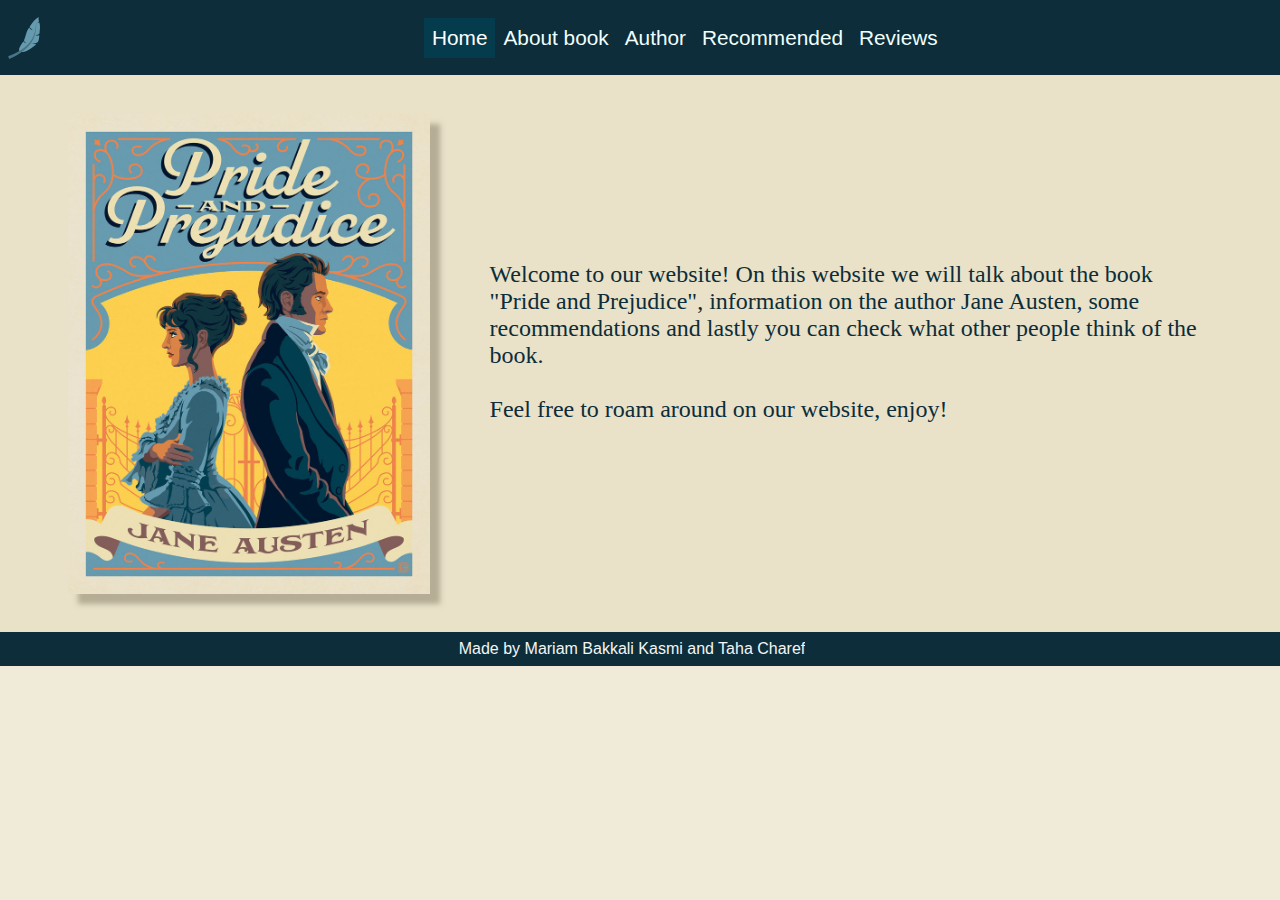
<file: index.html>
<!DOCTYPE html>
<html>
  <head>
    <title>Main page | WebTech</title>
    <meta charset="utf-8">
    <meta name="viewport" content="width=device-width, initial-scale=1.0">
    <link rel="stylesheet" href="styles.css">
    <link rel="icon" type="image/x-icon" href="/images/icon8-haiku-50.png">
  </head>

  <body>
    <section class="col-navbar">
      <img class="icon-haiku" src="/images/icon8-haiku-50.png" alt="icon">
      <ul>
        <li><a class="active" href="index.html">Home</a></li>
        <li><a href="aboutBook.html">About book</a></li>
        <li><a href="author.html">Author</a></li>
        <li><a href="recommended.html">Recommended</a></li>
        <li><a href="reviews.html">Reviews</a></li>
      </ul>
    </section>

    <section class="col-1">
      <img class="imageIndex" src="/images/Pride-and-Prejudice-final-pic.jpg"
        alt="Cover image of the book Pride and Prejudice">
      <p>
        Welcome to our website! On this website we will talk about the book
        "Pride and Prejudice", information on the author Jane Austen, some
        recommendations and lastly you can check what other people think of the
        book.<br><br>Feel free to roam around on our website, enjoy!
      </p>

    </section>

    <footer>
      Made by Mariam Bakkali Kasmi and Taha Charef
    <footer>

      </body>
    </html>
</file>
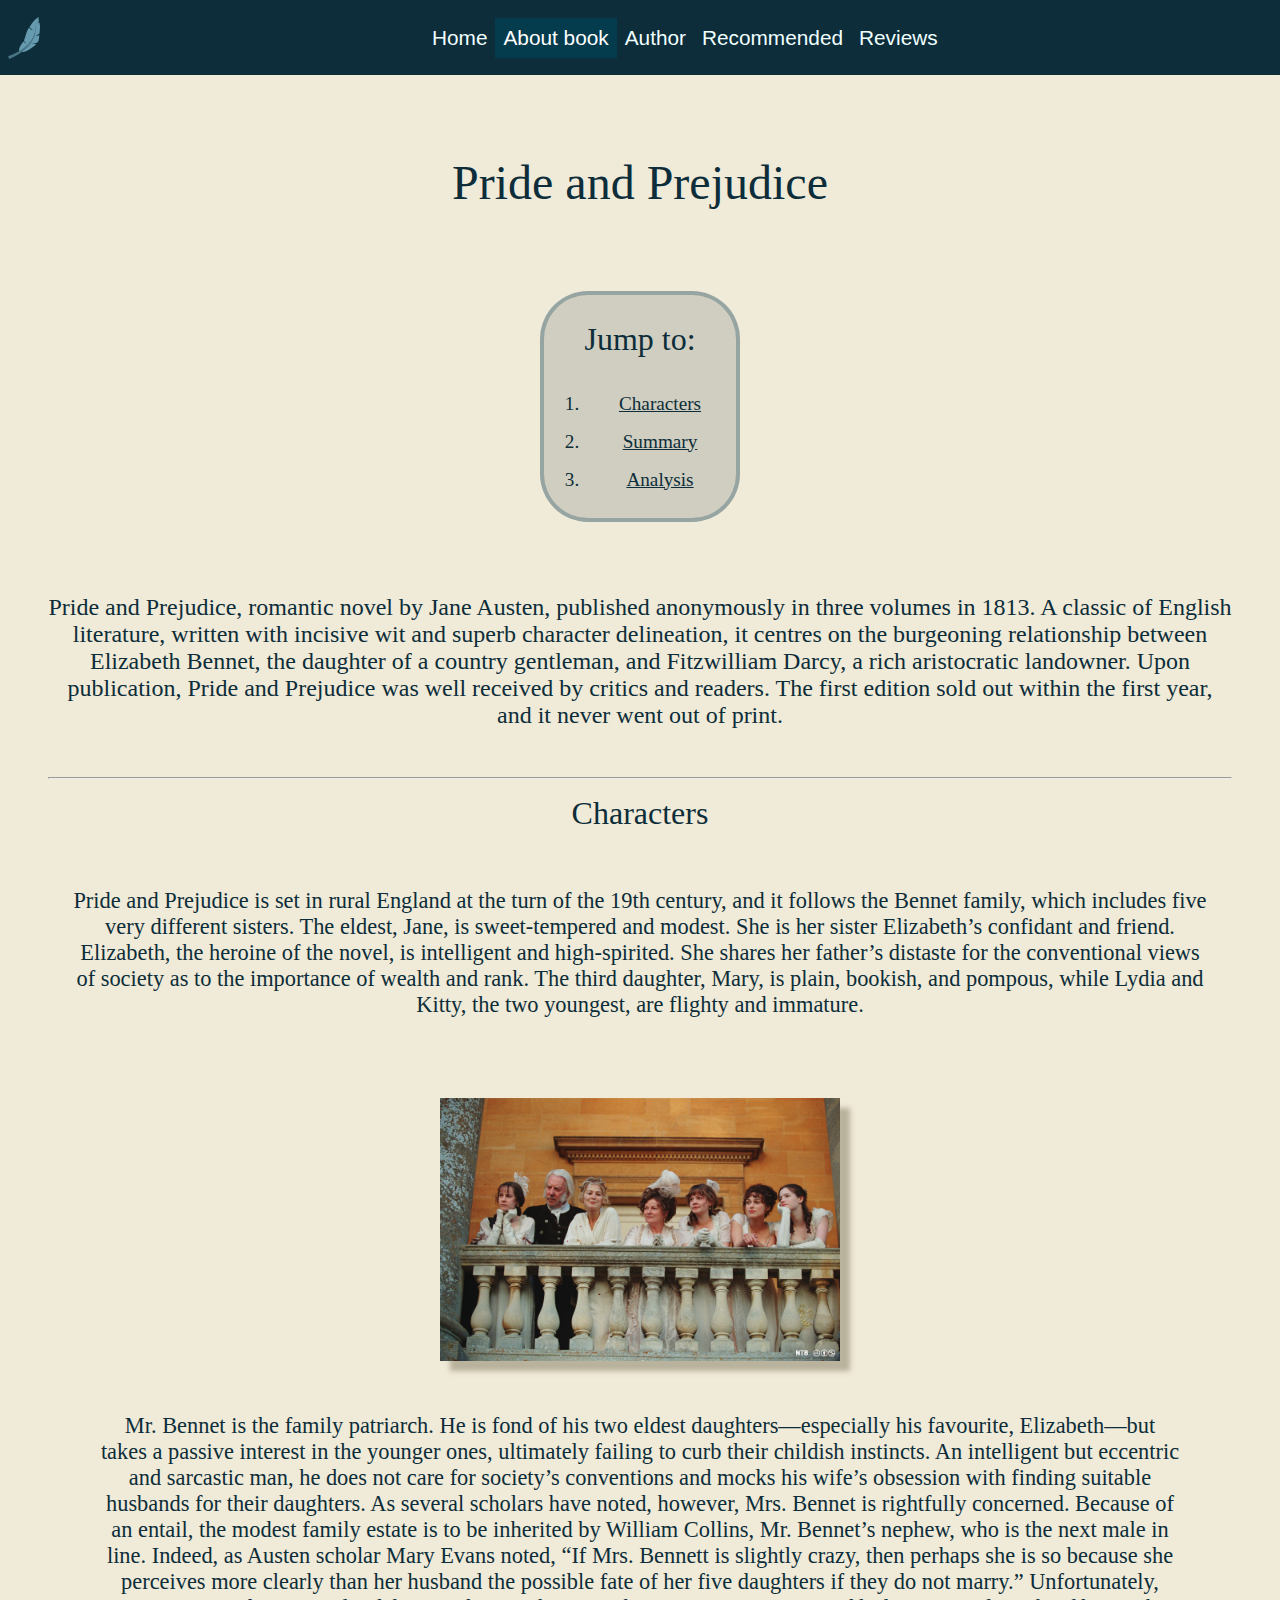
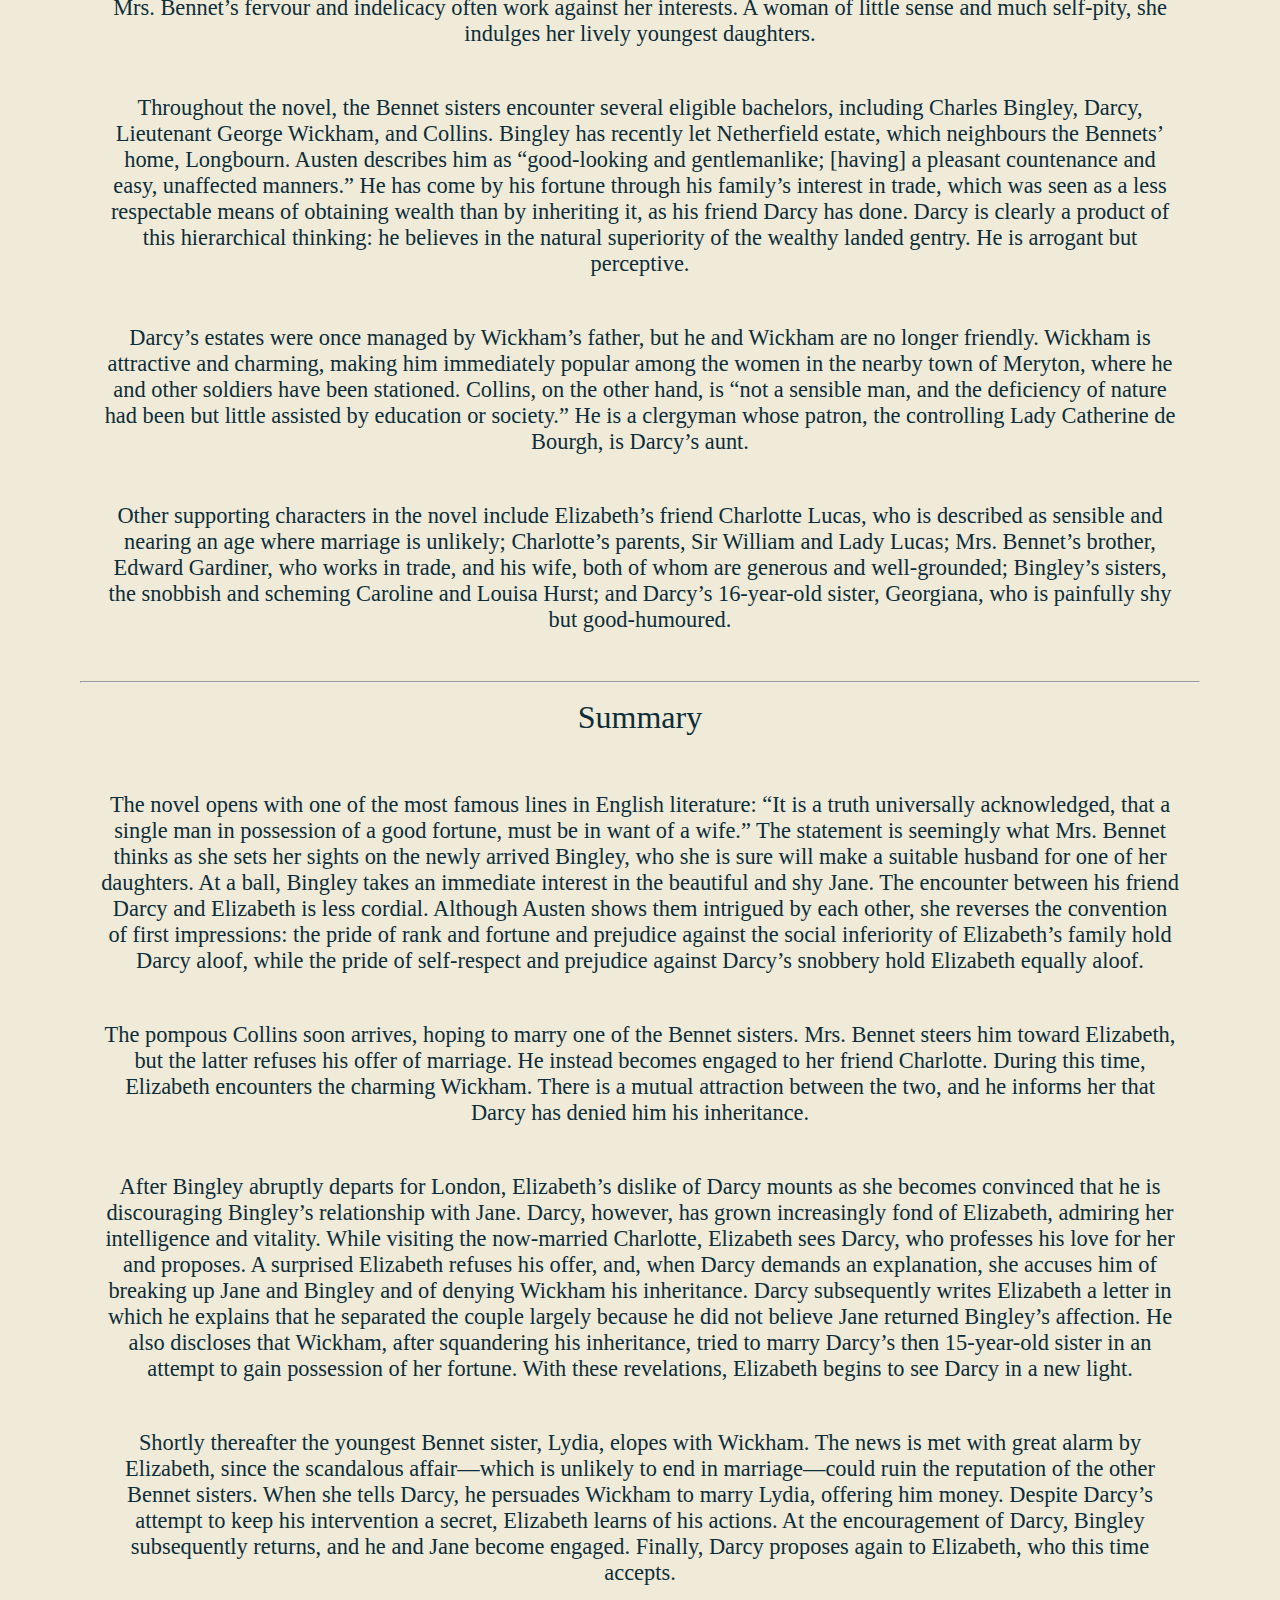
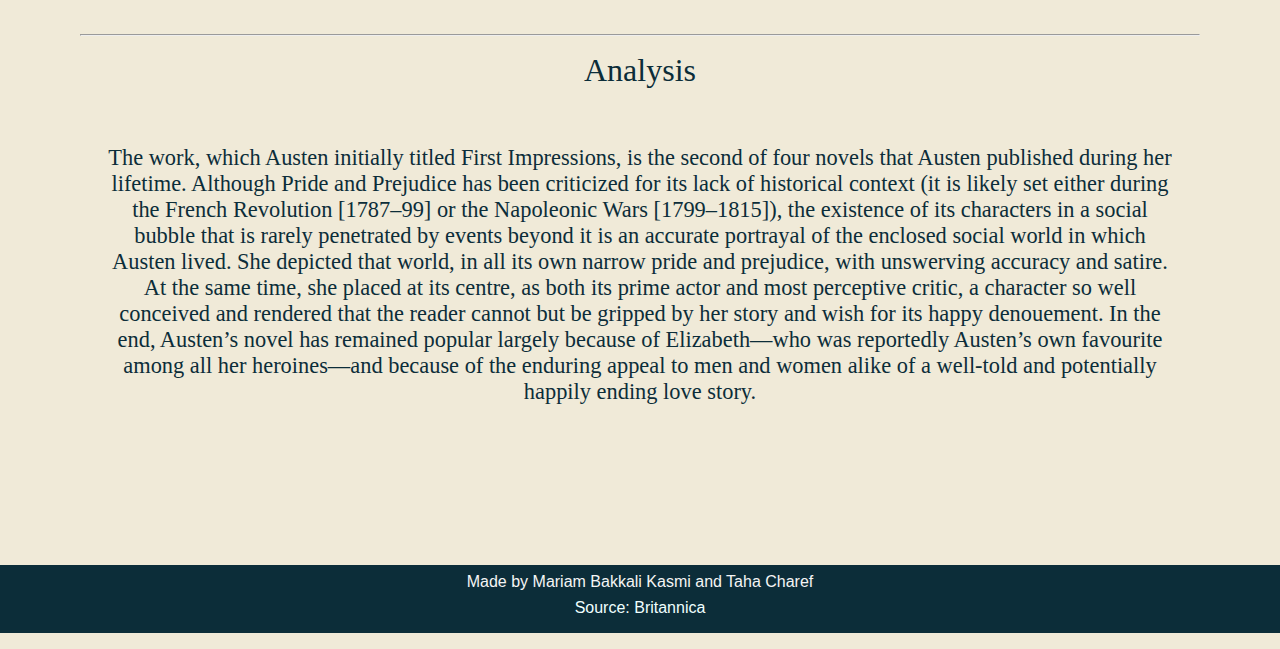
<file: aboutBook.html>
<!DOCTYPE html>
<html>

  <head>
    <title>About | WebTech</title>
    <meta charset="utf-8">
    <meta name="viewport" content="width=device-width, initial-scale=1.0">
    <link rel="stylesheet" href="styles.css">
    <link rel="icon" type="image/x-icon" href="/images/icon8-haiku-50.png">
  </head>

  <body>
    <section class="col-navbar">
      <img class="icon-haiku" src="/images/icon8-haiku-50.png" alt="icon">
      <ul>
        <li><a href="index.html">Home</a></li>
        <li><a class="active" href="aboutBook.html">About book</a></li>
        <li><a href="author.html">Author</a></li>
        <li><a href="recommended.html">Recommended</a></li>
        <li><a href="reviews.html">Reviews</a></li>
      </ul>
    </section>

    <header>
      <h1>
        Pride and Prejudice
      </h1>
    </header>

    <div id="content-list">
      <h2 class="centerh2">
        Jump to:
      </h2>
      <ol class="font-references-ctable">
        <li><a class="content-font" href="#Characters">Characters</a></li>
        <li><a class="content-font" href="#Summary">Summary</a></li>
        <li><a class="content-font" href="#Analysis">Analysis</a></li>
      </ol>
    </div>

    <div class="p-styling">
      <div id="author-image">
        <div>
          <article>
            <p>
              Pride and Prejudice, romantic novel by Jane Austen, published
              anonymously in three volumes in 1813. A classic of English
              literature, written with incisive wit and superb character
              delineation, it centres on the burgeoning relationship between
              Elizabeth Bennet, the daughter of a country gentleman, and
              Fitzwilliam Darcy, a rich aristocratic landowner. Upon
              publication, Pride and Prejudice was well received by critics and
              readers. The first edition sold out within the first year, and it
              never went out of print.
            </p>

            <hr>

            <a class="link-font" id="Characters">
              Characters
            </a>
            <p class="sub-paragraphs">
              Pride and Prejudice is set in rural England at the turn of the
              19th century, and it follows the Bennet family, which includes
              five very different sisters. The eldest, Jane, is sweet-tempered
              and modest. She is her sister Elizabeth’s confidant and friend.
              Elizabeth, the heroine of the novel, is intelligent and
              high-spirited. She shares her father’s distaste for the
              conventional views of society as to the importance of wealth and
              rank. The third daughter, Mary, is plain, bookish, and pompous,
              while Lydia and Kitty, the two youngest, are flighty and immature.
            </p>
            <div id="author-image-2">
              <img class="pics-about-the-book"
                src="/images/The Bennet Family.jpg"
                alt="The Bennet Family">
              <p class="sub-paragraphs">
                Mr. Bennet is the family patriarch. He is fond of his two eldest
                daughters—especially his favourite, Elizabeth—but takes a
                passive interest in the younger ones, ultimately failing to curb
                their childish instincts. An intelligent but eccentric and
                sarcastic man, he does not care for society’s conventions and
                mocks his wife’s obsession with finding suitable husbands for
                their daughters. As several scholars have noted, however, Mrs.
                Bennet is rightfully concerned. Because of an entail, the modest
                family estate is to be inherited by William Collins, Mr.
                Bennet’s nephew, who is the next male in line. Indeed, as Austen
                scholar Mary Evans noted, “If Mrs. Bennett is slightly crazy,
                then perhaps she is so because she perceives more clearly than
                her husband the possible fate of her five daughters if they do
                not marry.” Unfortunately, Mrs. Bennet’s fervour and indelicacy
                often work against her interests. A woman of little sense and
                much self-pity, she indulges her lively youngest daughters.
              </p>
              <p class="sub-paragraphs">
                Throughout the novel, the Bennet sisters encounter several
                eligible bachelors, including Charles Bingley, Darcy, Lieutenant
                George Wickham, and Collins. Bingley has recently let
                Netherfield estate, which neighbours the Bennets’ home,
                Longbourn. Austen describes him as “good-looking and
                gentlemanlike; [having] a pleasant countenance and easy,
                unaffected manners.” He has come by his fortune through his
                family’s interest in trade, which was seen as a less respectable
                means of obtaining wealth than by inheriting it, as his friend
                Darcy has done. Darcy is clearly a product of this hierarchical
                thinking: he believes in the natural superiority of the wealthy
                landed gentry. He is arrogant but perceptive.
              </p>
              <p class="sub-paragraphs">
                Darcy’s estates were once managed by Wickham’s father, but he
                and Wickham are no longer friendly. Wickham is attractive and
                charming, making him immediately popular among the women in the
                nearby town of Meryton, where he and other soldiers have been
                stationed. Collins, on the other hand, is “not a sensible man,
                and the deficiency of nature had been but little assisted by
                education or society.” He is a clergyman whose patron, the
                controlling Lady Catherine de Bourgh, is Darcy’s aunt.
              </p>
              <p class="sub-paragraphs">
                Other supporting characters in the novel include Elizabeth’s
                friend Charlotte Lucas, who is described as sensible and nearing
                an age where marriage is unlikely; Charlotte’s parents, Sir
                William and Lady Lucas; Mrs. Bennet’s brother, Edward Gardiner,
                who works in trade, and his wife, both of whom are generous and
                well-grounded; Bingley’s sisters, the snobbish and scheming
                Caroline and Louisa Hurst; and Darcy’s 16-year-old sister,
                Georgiana, who is painfully shy but good-humoured.
              </p>

              <hr>

              <a class="link-font" id="Summary">
                Summary
              </a>
              <p class="sub-paragraphs">
                The novel opens with one of the most famous lines in English
                literature: “It is a truth universally acknowledged, that a
                single man in possession of a good fortune, must be in want of a
                wife.” The statement is seemingly what Mrs. Bennet thinks as she
                sets her sights on the newly arrived Bingley, who she is sure
                will make a suitable husband for one of her daughters. At a
                ball, Bingley takes an immediate interest in the beautiful and
                shy Jane. The encounter between his friend Darcy and Elizabeth
                is less cordial. Although Austen shows them intrigued by each
                other, she reverses the convention of first impressions: the
                pride of rank and fortune and prejudice against the social
                inferiority of Elizabeth’s family hold Darcy aloof, while the
                pride of self-respect and prejudice against Darcy’s snobbery
                hold Elizabeth equally aloof.
              </p>
              <p class="sub-paragraphs">
                The pompous Collins soon arrives, hoping to marry one of the
                Bennet sisters. Mrs. Bennet steers him toward Elizabeth, but the
                latter refuses his offer of marriage. He instead becomes engaged
                to her friend Charlotte. During this time, Elizabeth encounters
                the charming Wickham. There is a mutual attraction between the
                two, and he informs her that Darcy has denied him his
                inheritance.
              </p>
              <p class="sub-paragraphs">
                After Bingley abruptly departs for London, Elizabeth’s dislike
                of Darcy mounts as she becomes convinced that he is discouraging
                Bingley’s relationship with Jane. Darcy, however, has grown
                increasingly fond of Elizabeth, admiring her intelligence and
                vitality. While visiting the now-married Charlotte, Elizabeth
                sees Darcy, who professes his love for her and proposes. A
                surprised Elizabeth refuses his offer, and, when Darcy demands
                an explanation, she accuses him of breaking up Jane and Bingley
                and of denying Wickham his inheritance. Darcy subsequently
                writes Elizabeth a letter in which he explains that he separated
                the couple largely because he did not believe Jane returned
                Bingley’s affection. He also discloses that Wickham, after
                squandering his inheritance, tried to marry Darcy’s then
                15-year-old sister in an attempt to gain possession of her
                fortune. With these revelations, Elizabeth begins to see Darcy
                in a new light.
              </p>
              <p class="sub-paragraphs">
                Shortly thereafter the youngest Bennet sister, Lydia, elopes
                with Wickham. The news is met with great alarm by Elizabeth,
                since the scandalous affair—which is unlikely to end in
                marriage—could ruin the reputation of the other Bennet sisters.
                When she tells Darcy, he persuades Wickham to marry Lydia,
                offering him money. Despite Darcy’s attempt to keep his
                intervention a secret, Elizabeth learns of his actions. At the
                encouragement of Darcy, Bingley subsequently returns, and he and
                Jane become engaged. Finally, Darcy proposes again to Elizabeth,
                who this time accepts.
              </p>

              <hr>

              <a class="link-font" id="Analysis">
                Analysis
              </a>
              <p class="sub-paragraphs final-child-sub">
                The work, which Austen initially titled First Impressions, is
                the second of four novels that Austen published during her
                lifetime. Although Pride and Prejudice has been criticized for
                its lack of historical context (it is likely set either during
                the French Revolution [1787–99] or the Napoleonic Wars
                [1799–1815]), the existence of its characters in a social bubble
                that is rarely penetrated by events beyond it is an accurate
                portrayal of the enclosed social world in which Austen lived.
                She depicted that world, in all its own narrow pride and
                prejudice, with unswerving accuracy and satire. At the same
                time, she placed at its centre, as both its prime actor and most
                perceptive critic, a character so well conceived and rendered
                that the reader cannot but be gripped by her story and wish for
                its happy denouement. In the end, Austen’s novel has remained
                popular largely because of Elizabeth—who was reportedly Austen’s
                own favourite among all her heroines—and because of the enduring
                appeal to men and women alike of a well-told and potentially
                happily ending love story.
              </p>
            </div>
            </article>
          </div>
        </div>

        <footer>
          <div>
            Made by Mariam Bakkali Kasmi and Taha Charef
            <br>
            <a
              href="https://britannica.com/topic/Pride-and-Prejudice/Summary">Source:
              Britannica</a>
          </div>
        </footer>
    </div>
  </body>
</html>
</file>
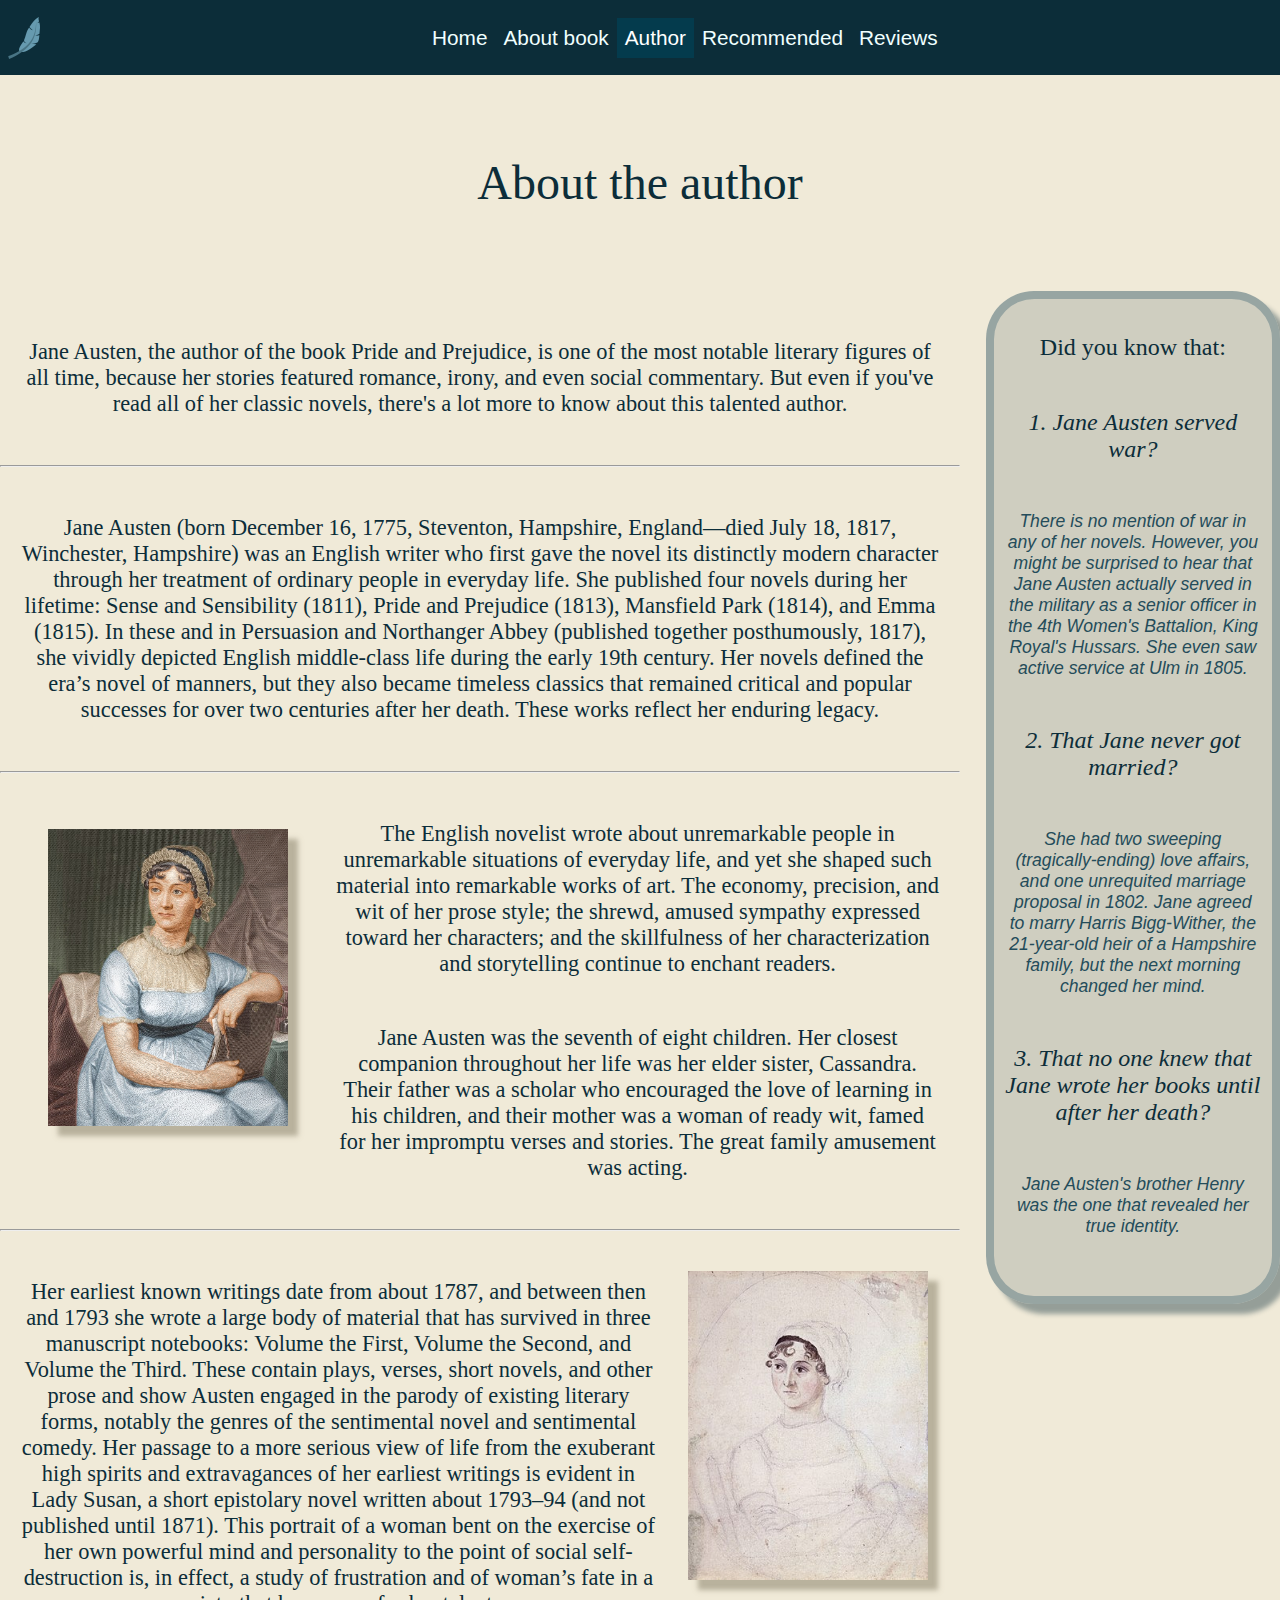
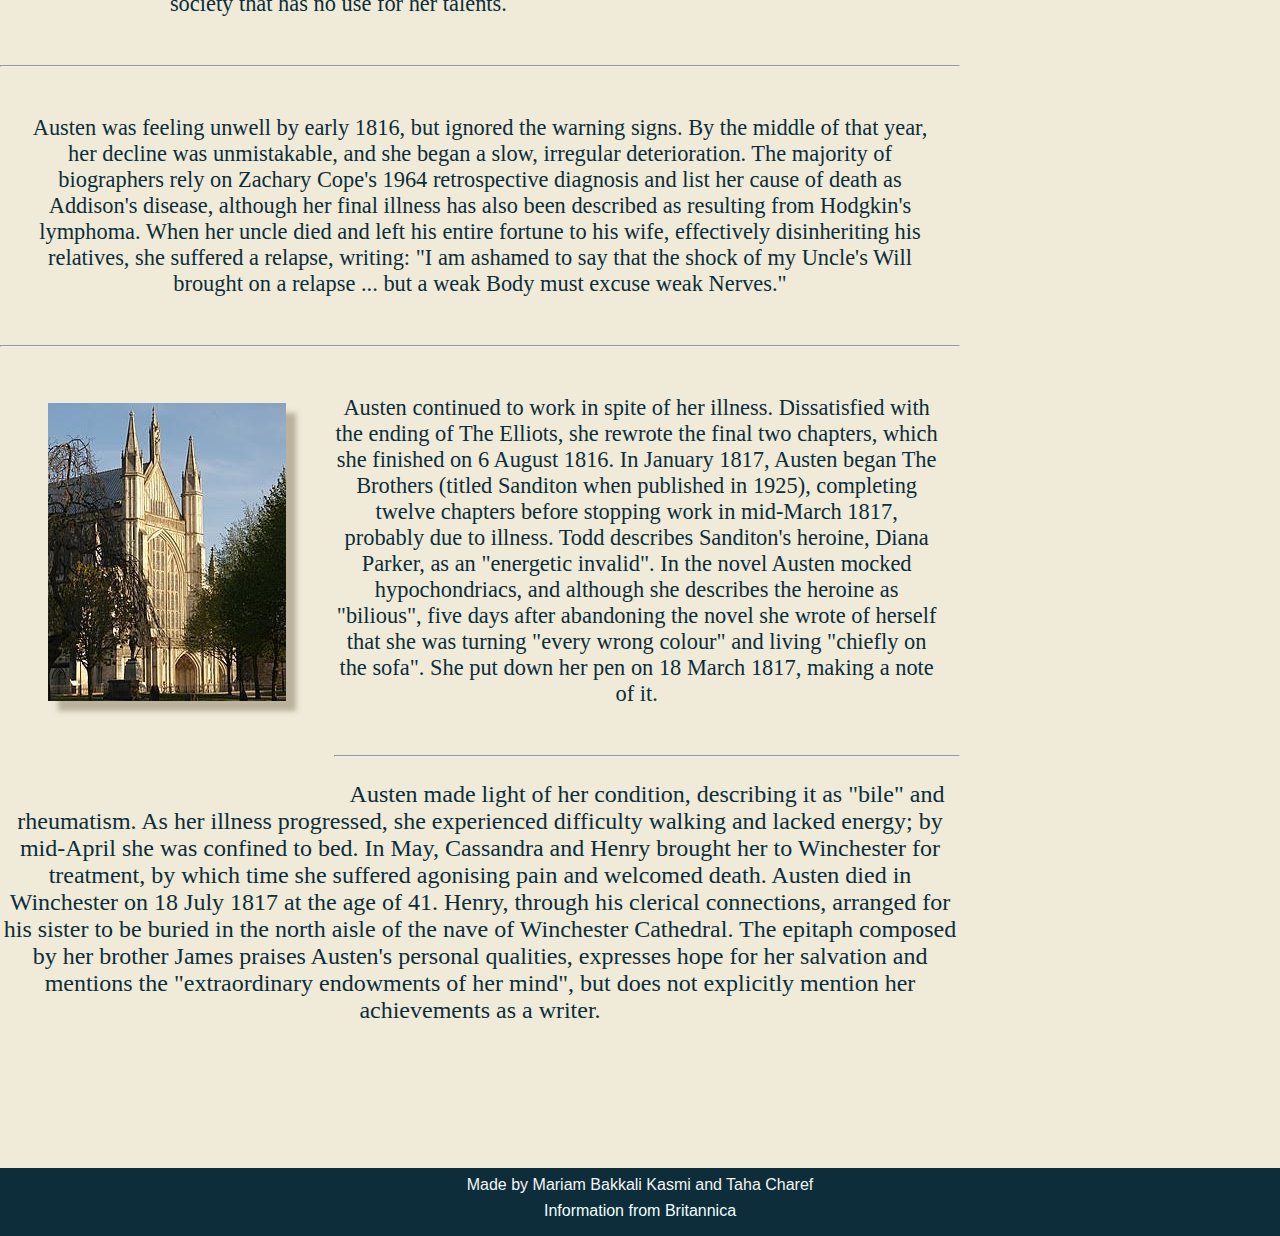
<file: author.html>
<!DOCTYPE html>
<html>

  <head>
    <title>Author | WebTech</title>
    <meta charset="utf-8">
    <meta name="viewport" content="width=device-width, initial-scale=1.0">
    <link rel="stylesheet" href="styles.css">
    <link rel="icon" type="image/x-icon" href="/images/icon8-haiku-50.png">
  </head>

  <body>
    <section class="col-navbar">
      <img class="icon-haiku" src="/images/icon8-haiku-50.png" alt="icon">
      <ul>
        <li><a href="index.html">Home</a></li>
        <li><a href="aboutBook.html">About book</a></li>
        <li><a class="active" href="author.html">Author</a></li>
        <li><a href="recommended.html">Recommended</a></li>
        <li><a href="reviews.html">Reviews</a></li>
      </ul>
    </section>

    <header>
      <h1>
        About the author
      </h1>
    </header>

    <div class="author-layout">
      <div class="p-styling">

        <div id="author-text">
          <article>
            <p class="sub-paragraphs">
              Jane Austen, the author of the book Pride and Prejudice, is one
              of the most notable literary figures of all time, because her
              stories featured romance, irony, and even social commentary. But
              even if you've read all of her classic novels, there's a lot
              more to know about this talented author.
            </p>
            <hr>
            <p class="sub-paragraphs">
              Jane Austen (born December 16, 1775, Steventon, Hampshire,
              England—died July 18, 1817, Winchester,
              Hampshire) was an English writer who first gave the novel its
              distinctly modern character through her
              treatment of ordinary people in everyday life. She published four
              novels during her lifetime: Sense and
              Sensibility (1811), Pride and Prejudice (1813), Mansfield Park
              (1814), and Emma (1815). In these and in
              Persuasion and Northanger Abbey (published together posthumously,
              1817), she vividly depicted English
              middle-class life during the early 19th century. Her novels
              defined the era’s novel of manners, but they
              also became timeless classics that remained critical and popular
              successes for over two centuries after her
              death. These works reflect her enduring legacy.
            </p>
            <hr>
            <div id="author-image">
              <img class="rec-books" src="/images/Jane Austen.jpg"
                alt="Picture of Jane Austen, the author of Pride and Prejudice">
            </div>
            <p class="sub-paragraphs">
              The English novelist wrote about unremarkable people in
              unremarkable situations of everyday life, and yet she
              shaped such material into remarkable works of art. The economy,
              precision, and wit of her prose style; the
              shrewd, amused sympathy expressed toward her characters; and the
              skillfulness of her characterization and
              storytelling continue to enchant readers.
            </p>
            
            <p class="sub-paragraphs">
              Jane Austen was the seventh of eight children. Her closest
              companion throughout her life was her elder sister,
              Cassandra. Their father was a scholar who encouraged the love of
              learning in his children, and their mother was
              a woman of ready wit, famed for her impromptu verses and stories.
              The great family amusement was acting.
            </p>
            <hr>
            <div id="author-image-2">
              <img class="rec-books" src="/images/Jane Austen2.jpg"
                alt="A portrait of Jane Austen.">
            </div>
            <p class="sub-paragraphs">
              Her earliest known writings date from about 1787, and between then
              and 1793 she wrote a large body of material that has survived in
              three manuscript notebooks: Volume the First, Volume the Second,
              and Volume the Third. These contain plays, verses, short novels,
              and other prose and show Austen engaged in the parody of existing
              literary forms, notably the genres of the sentimental novel and
              sentimental comedy. Her passage to a more serious view of life
              from the exuberant high spirits and extravagances of her earliest
              writings is evident in Lady Susan, a short epistolary novel
              written about 1793–94 (and not published until 1871). This
              portrait of a woman bent on the exercise of her own powerful mind
              and personality to the point of social self-destruction is, in
              effect, a study of frustration and of woman’s fate in a society
              that has no use for her talents.
            </p>
            <hr>
            <p class="sub-paragraphs">
              Austen was feeling unwell by early 1816, but ignored the warning
              signs. By the middle of that year, her decline was unmistakable,
              and she began a slow, irregular deterioration. The majority of
              biographers rely on Zachary Cope's 1964 retrospective diagnosis
              and list her cause of death as Addison's disease, although her
              final illness has also been described as resulting from Hodgkin's
              lymphoma. When her uncle died and left his entire fortune to his
              wife, effectively disinheriting his relatives, she suffered a
              relapse, writing:
              "I am ashamed to say that the shock of my Uncle's Will brought on a relapse ... but a weak Body must excuse weak Nerves."
            </p>
            <hr>
            <div id="author-image">
              <img class="rec-books"
                src="/images/Winchester_Cathedral.jpg"
                alt="Winchester Cathedral, where Jane Austen is buried.">
            </div>
            <p class="sub-paragraphs">
              Austen continued to work in spite of her illness. Dissatisfied
              with the ending of The Elliots, she rewrote the final two
              chapters, which she finished on 6 August 1816. In January 1817,
              Austen began The Brothers (titled Sanditon when published in
              1925), completing twelve chapters before stopping work in
              mid-March 1817, probably due to illness. Todd describes Sanditon's
              heroine, Diana Parker, as an "energetic invalid". In the novel
              Austen mocked hypochondriacs, and although she describes the
              heroine as "bilious", five days after abandoning the novel she
              wrote of herself that she was turning "every wrong colour" and
              living "chiefly on the sofa". She put down her pen on 18 March
              1817, making a note of it.
            </p>
            <hr>
            <p>
              Austen made light of her condition, describing it as "bile" and
              rheumatism. As her illness progressed, she experienced difficulty
              walking and lacked energy; by mid-April she was confined to bed.
              In May, Cassandra and Henry brought her to Winchester for
              treatment, by which time she suffered agonising pain and welcomed
              death. Austen died in Winchester on 18 July 1817 at the age of 41.
              Henry, through his clerical connections, arranged for his sister
              to be buried in the north aisle of the nave of Winchester
              Cathedral. The epitaph composed by her brother James praises
              Austen's personal qualities, expresses hope for her salvation and
              mentions the "extraordinary endowments of her mind", but does not
              explicitly mention her achievements as a writer.
            </p>
          </article>
        </div>

        <div class="fun-facts-box">
          <p>
            Did you know that:
          </p>

          <div class="text-within-fun-facts">
            <p>
              1. Jane Austen served war?
              <div class="text-within-fun-facts">
                There is no mention of war in any of her novels. However, you
                might be surprised to hear that Jane Austen actually served in
                the military as a senior officer in the 4th Women's Battalion,
                King Royal's Hussars. She even saw active service at Ulm in
                1805.
              </div>
            </p>
            <p>
              2. That Jane never got married?
              <div class="text-within-fun-facts">
                She had two sweeping (tragically-ending) love affairs, and one
                unrequited marriage proposal in 1802. Jane agreed to marry
                Harris Bigg-Wither, the 21-year-old heir of a Hampshire family,
                but the next morning changed her mind.
              </div>
            </p>
            <p>
              3. That no one knew that Jane wrote her books until after her
              death?
              <div class="text-within-fun-facts">
                Jane Austen's brother Henry was the one that revealed her true
                identity.
              </div>
            </p>
          </div>
        </div>
      </div>
    </div>

    <footer>
      <div>
        Made by Mariam Bakkali Kasmi and Taha Charef
        <br>
        <a href="https://www.britannica.com/biography/Jane-Austen">Information
          from Britannica</a>
      </div>
    </footer>

  </body>

</html>
</file>
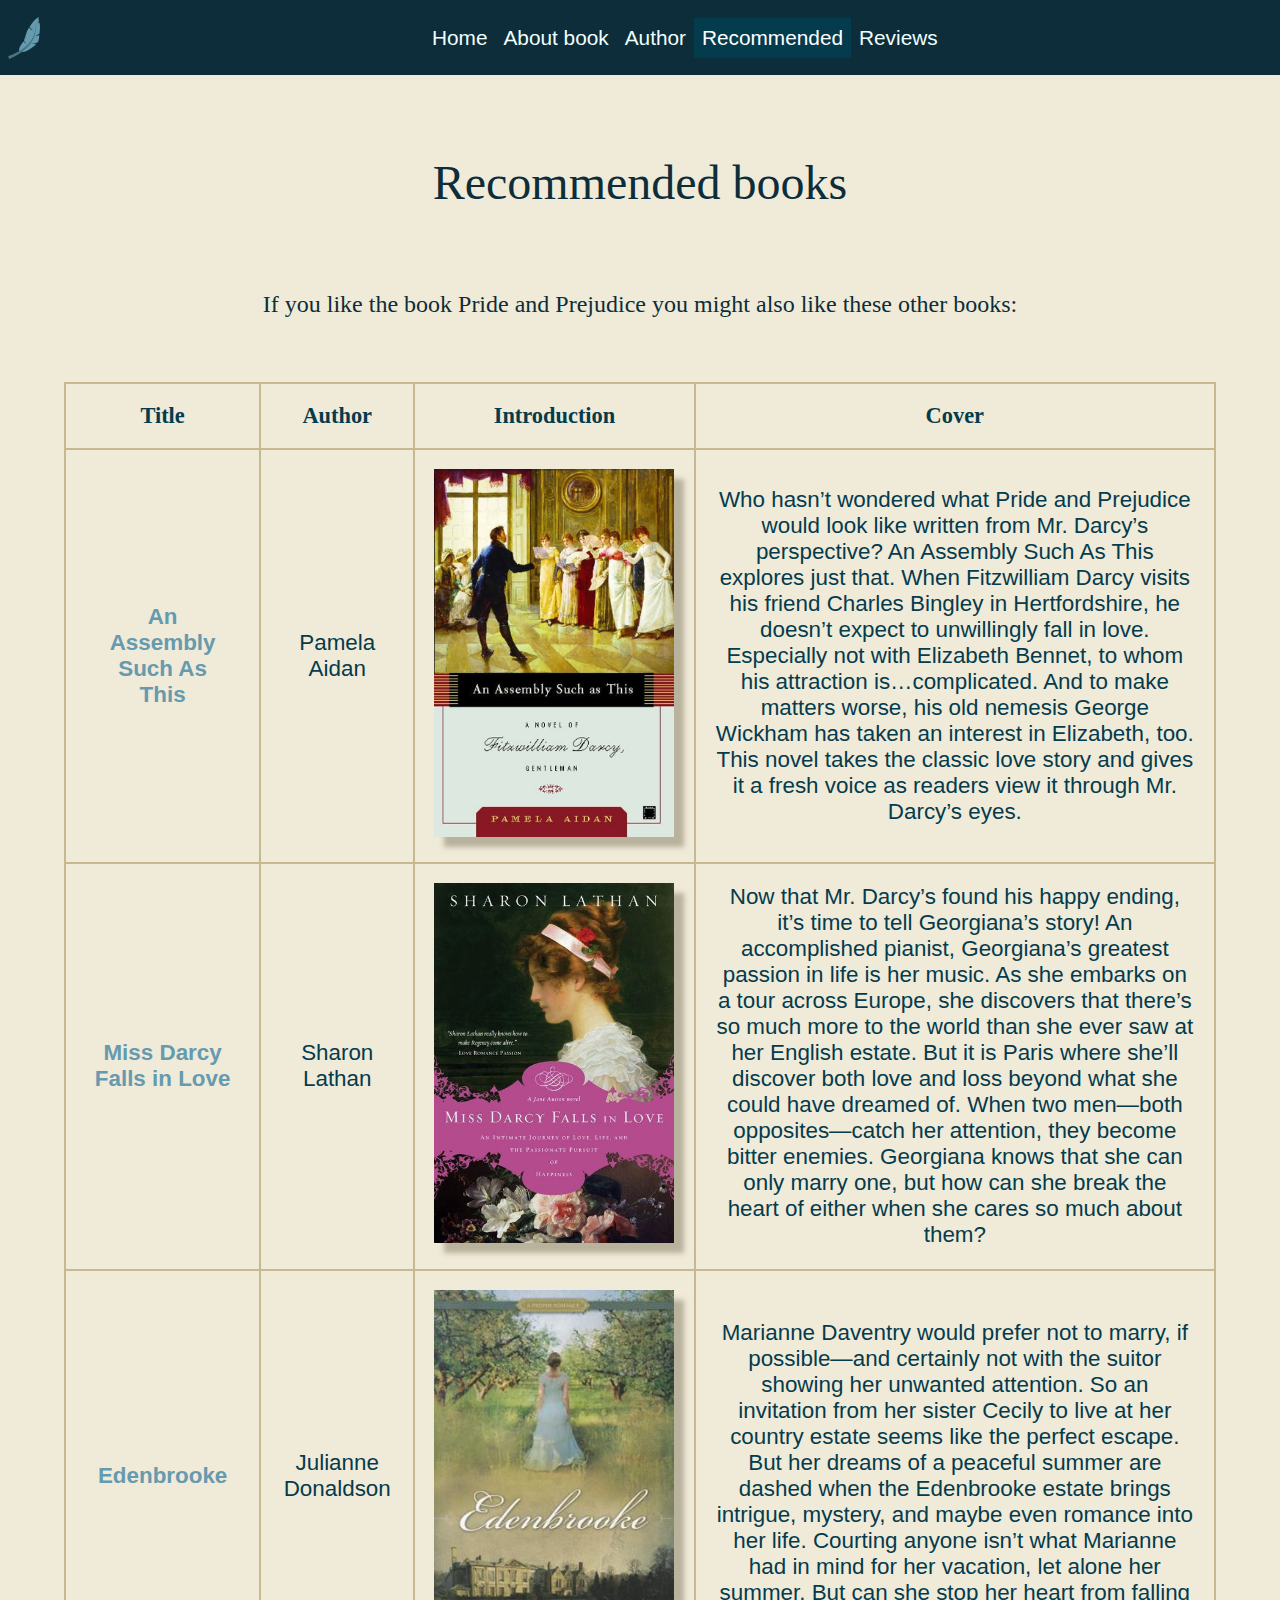
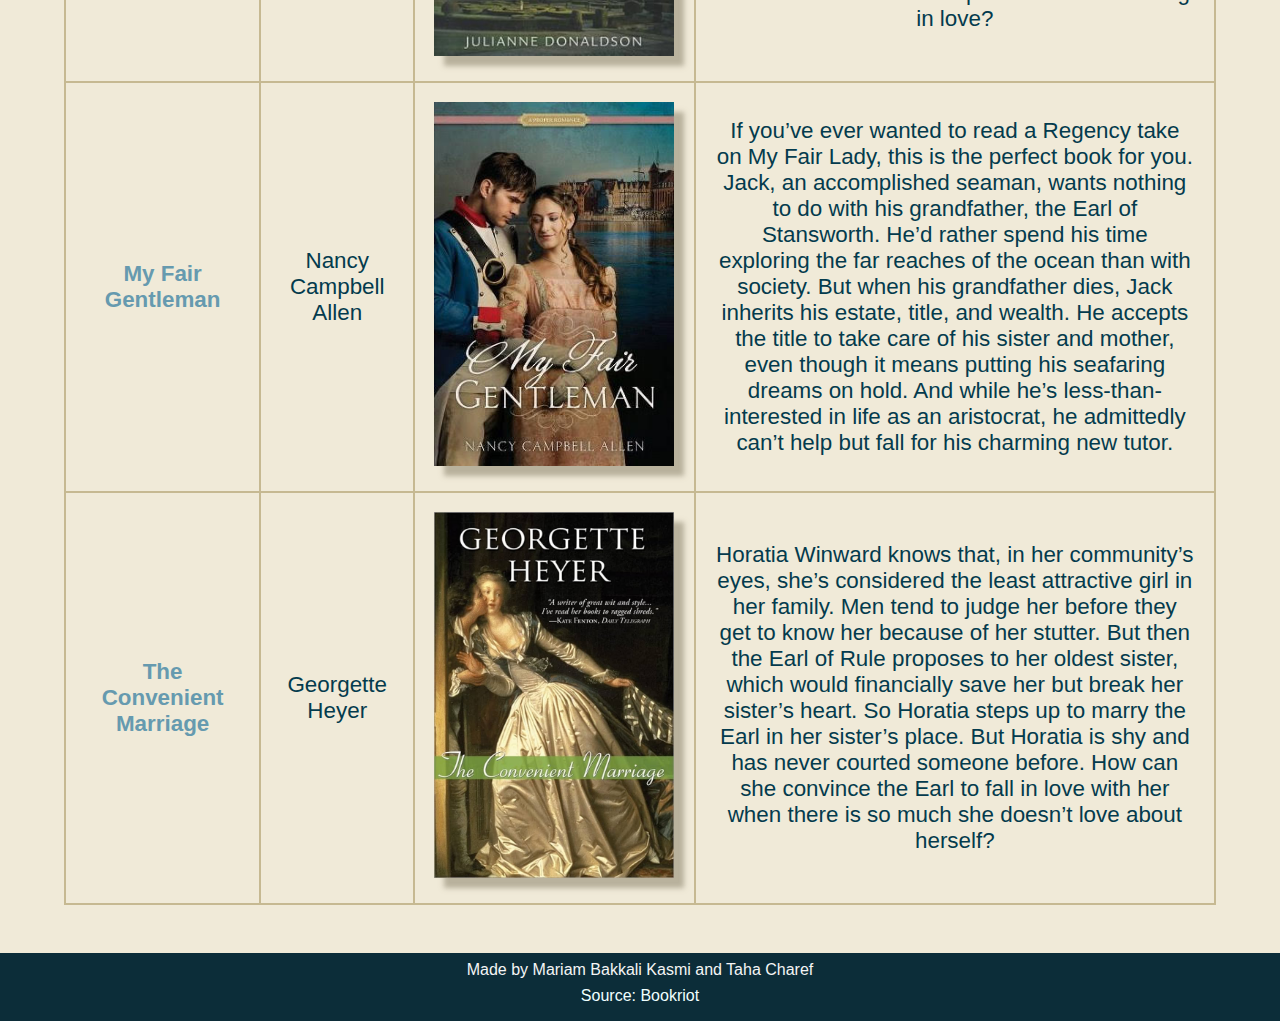
<file: recommended.html>
<!DOCTYPE html>
<html>
  <head>
    <title>Recommended | WebTech</title>
    <meta charset="utf-8">
    <meta name="viewport" content="width=device-width, initial-scale=1.0">
    <link rel="stylesheet" href="styles.css">
    <link rel="icon" type="image/x-icon" href="/images/icon8-haiku-50.png">
  </head>

  <body>
    <section class="col-navbar">
      <img class="icon-haiku" src="/images/icon8-haiku-50.png" alt="icon">
      <ul>
        <li><a href="index.html">Home</a></li>
        <li><a href="aboutBook.html">About book</a></li>
        <li><a href="author.html">Author</a></li>
        <li><a class="active" href="recommended.html">Recommended</a></li>
        <li><a href="reviews.html">Reviews</a></li>
      </ul>
    </section>

    <div class="h1-styling">
      <h1>
        Recommended books
      </h1>
    </div>

    <div class="p-styling-recom">
      <p>
        If you like the book Pride and Prejudice you might also like these other
        books:
      </p>
    </div>

    <div class="tablebooks tablereviews">
      <table>
        <tr>
          <th>
            Title
          </th>
          <th>
            Author
          </th>
          <th>
            Introduction
          </th>
          <th>
            Cover
          </th>
        </tr>

        <tbody>
          <tr>
            <td><a class="recomlinks"
                href="https://www.amazon.nl/ASSEMBLY-SUCH-THIS-Fitzwilliam-Gentleman/dp/0743291344/ref=sr_1_1?__mk_nl_NL=%C3%85M%C3%85%C5%BD%C3%95%C3%91&crid=171D38Z7133L3&dib=eyJ2IjoiMSJ9.[base64].Lv1iXNvUashKB6a9KDftyZqyGPTi6Usca8_8aVo-7tI&dib_tag=se&keywords=an+assembly+such+as+this&qid=1708952444&sprefix=an+assembly+such+as+thi%2Caps%2C103&sr=8-1">
                An Assembly Such As This</a></td>
            <td>Pamela Aidan</td>
            <td><img class="rec-books"
                src="/images/An Assembly Such As This.jpg"
                alt="Cover image of the book "></td>
            <td>Who hasn’t wondered what Pride and Prejudice would look like
              written from Mr. Darcy’s perspective? An Assembly Such As This
              explores just that. When Fitzwilliam Darcy visits his friend
              Charles Bingley in Hertfordshire, he doesn’t expect to unwillingly
              fall in love. Especially not with Elizabeth Bennet, to whom his
              attraction is…complicated. And to make matters worse, his old
              nemesis George Wickham has taken an interest in Elizabeth, too.
              This novel takes the classic love story and gives it a fresh voice
              as readers view it through Mr. Darcy’s eyes.</td>
          </tr>

          <tr>
            <td><a class="recomlinks"
                href="https://www.amazon.nl/Miss-Darcy-Falls-Sharon-Lathan/dp/1402259042/ref=sr_1_1?crid=26OTT0QWQSYN8&dib=eyJ2IjoiMSJ9.[base64].3ZonItmHCi4uNXVbbIvB3rompoDwigj4tPKqHU24WZY&dib_tag=se&keywords=miss+darcy+falls+in+love&qid=1708953030&sprefix=miss+darcy+fal%2Caps%2C106&sr=8-1">
                Miss Darcy Falls in Love</a></td>
            <td>Sharon Lathan</td>
            <td><img class="rec-books"
                src="/images/Miss Darcy Falls In Love.jpg"
                alt="Cover image of the book Miss Darcy Falls in Love"></td>
            <td>Now that Mr. Darcy’s found his happy ending, it’s time to tell
              Georgiana’s story! An accomplished pianist, Georgiana’s greatest
              passion in life is her music. As she embarks on a tour across
              Europe, she discovers that there’s so much more to the world than
              she ever saw at her English estate. But it is Paris where she’ll
              discover both love and loss beyond what she could have dreamed of.
              When two men—both opposites—catch her attention, they become
              bitter enemies. Georgiana knows that she can only marry one, but
              how can she break the heart of either when she cares so much about
              them?</td>
          </tr>

          <tr>
            <td><a class="recomlinks"
                href="https://www.amazon.nl/Edenbrooke-Julianne-Donaldson/dp/8415854285/ref=sr_1_2?__mk_nl_NL=%C3%85M%C3%85%C5%BD%C3%95%C3%91&crid=2O388J3ORO1WB&dib=eyJ2IjoiMSJ9.[base64].u4LDKNrmXGlTIxxzCtTCQG4MDUQ6soSUy7gRPGByJi0&dib_tag=se&keywords=edenbrooke&qid=1708953157&sprefix=edenbrook%2Caps%2C155&sr=8-2">
                Edenbrooke</a></td>
            <td>Julianne Donaldson</td>
            <td><img class="rec-books" src="/images/Edenbrooke.jpg"
                alt="Cover image of the book Edenbrooke"></td>
            <td>Marianne Daventry would prefer not to marry, if possible—and
              certainly not with the suitor showing her unwanted attention. So
              an invitation from her sister Cecily to live at her country estate
              seems like the perfect escape. But her dreams of a peaceful summer
              are dashed when the Edenbrooke estate brings intrigue, mystery,
              and maybe even romance into her life. Courting anyone isn’t what
              Marianne had in mind for her vacation, let alone her summer. But
              can she stop her heart from falling in love?</td>
          </tr>

          <tr>
            <td><a class="recomlinks"
                href="https://www.amazon.com/My-Fair-Gentleman-Proper-Romance/dp/162972095X/ref=tmm_pap_swatch_0?_encoding=UTF8&qid=&sr=">My
                Fair Gentleman</a></td>
            <td>Nancy Campbell Allen</td>
            <td><img class="rec-books"
                src="/images/My Fair Gentleman.jpg"
                alt="Cover image of the book My Fair Gentleman"></td>
            <td>If you’ve ever wanted to read a Regency take on My Fair Lady,
              this is the perfect book for you. Jack, an accomplished seaman,
              wants nothing to do with his grandfather, the Earl of Stansworth.
              He’d rather spend his time exploring the far reaches of the ocean
              than with society. But when his grandfather dies, Jack inherits
              his estate, title, and wealth. He accepts the title to take care
              of his sister and mother, even though it means putting his
              seafaring dreams on hold. And while he’s less-than-interested in
              life as an aristocrat, he admittedly can’t help but fall for his
              charming new tutor.</td>
          </tr>

          <tr>
            <td><a class="recomlinks"
                href="https://www.amazon.com/Convenient-Marriage-Regency-Romances/dp/1402217722/ref=sr_1_1?crid=3UDDL796ABMGE&dib=eyJ2IjoiMSJ9.[base64].kVQtGnrepz3e-nfNT1XG5CqxmGCl5uwCiaSBllEQDJk&dib_tag=se&keywords=the+convenient+marriage&qid=1708953381&s=books&sprefix=the+convenient+marriag%2Cstripbooks-intl-ship%2C191&sr=1-1">
                The Convenient Marriage</a></td>
            <td>Georgette Heyer</td>
            <td><img class="rec-books"
                src="/images/The Convenient Marriage.jpg"
                alt="Cover image of the book The Convenient Marriage"></td>
            <td>Horatia Winward knows that, in her community’s eyes, she’s
              considered the least attractive girl in her family. Men tend to
              judge her before they get to know her because of her stutter. But
              then the Earl of Rule proposes to her oldest sister, which would
              financially save her but break her sister’s heart. So Horatia
              steps up to marry the Earl in her sister’s place. But Horatia is
              shy and has never courted someone before. How can she convince the
              Earl to fall in love with her when there is so much she doesn’t
              love about herself?</td>
          </tr>

        </tbody>
      </table>
    </div>

    <footer>
      <div>
        Made by Mariam Bakkali Kasmi and Taha Charef
        <br>
        <a href="https://bookriot.com/books-like-pride-and-prejudice/">Source:
          Bookriot</a>
      </div>
    </footer>

  </body>
</html>
</file>
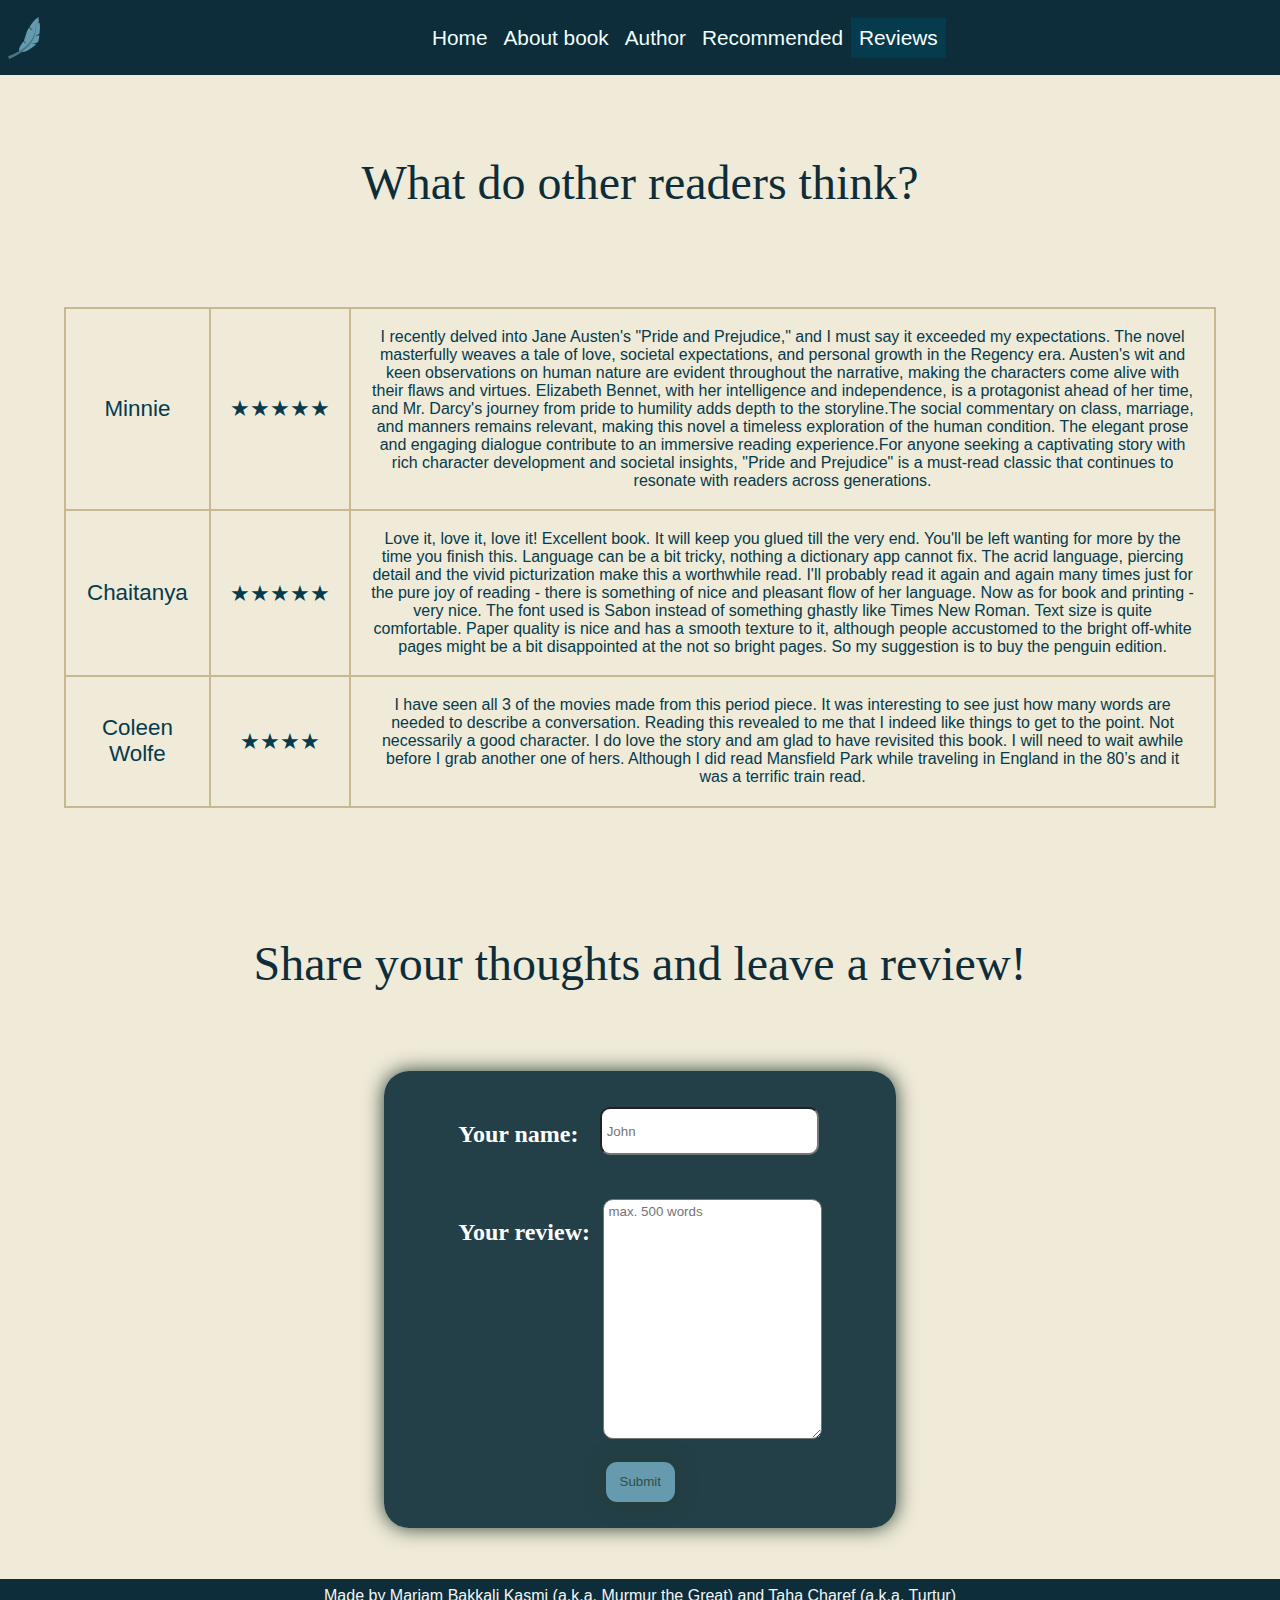
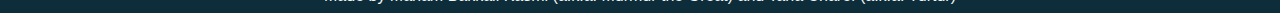
<file: reviews.html>
<!DOCTYPE html>
<html>
  <head>
    <title>Reviews | WebTech</title>
    <meta charset="utf-8">
    <meta name="viewport" content="width=device-width, initial-scale=1.0">
    <link rel="stylesheet" href="styles.css">
    <link rel="icon" type="image/x-icon" href="/images/icon8-haiku-50.png">
  </head>
  <body>
    <section class="col-navbar">
      <img class="icon-haiku" src="/images/icon8-haiku-50.png" alt="icon">
      <ul>
        <li><a href="index.html">Home</a></li>
        <li><a href="aboutBook.html">About book</a></li>
        <li><a href="author.html">Author</a></li>
        <li><a href="recommended.html">Recommended</a></li>
        <li><a class="active" href="reviews.html">Reviews</a></li>
      </ul>
    </section>

    <div class="h1-styling">
      <h1>What do other readers think?</h1>
    </div>

    <div class="tablebooks tablereviews">
      <table>
        <tbody>
          <tr>
            <td>
              Minnie
            </td>
            <td>
              ★★★★★
            </td>
            <td class="review-font">
              I recently delved into Jane Austen's "Pride and Prejudice," and I
              must say it exceeded my expectations. The novel masterfully weaves
              a tale of love, societal expectations, and personal growth in the
              Regency era. Austen's wit and keen observations on human nature
              are evident throughout the narrative, making the characters come
              alive with their flaws and virtues. Elizabeth Bennet, with her
              intelligence and independence, is a protagonist ahead of her time,
              and Mr. Darcy's journey from pride to humility adds depth to the
              storyline.The social commentary on class, marriage, and manners
              remains relevant, making this novel a timeless exploration of the
              human condition. The elegant prose and engaging dialogue
              contribute to an immersive reading experience.For anyone seeking a
              captivating story with rich character development and societal
              insights, "Pride and Prejudice" is a must-read classic that
              continues to resonate with readers across generations.
            </td>
          </tr>
          <tr>
            <td>
              Chaitanya
            </td>
            <td>
              ★★★★★
            </td>
            <td class="review-font">
              Love it, love it, love it! Excellent book. It will keep you glued
              till the very end. You'll be left wanting for more by the time you
              finish this. Language can be a bit tricky, nothing a dictionary
              app cannot fix. The acrid language, piercing detail and the vivid
              picturization make this a worthwhile read. I'll probably read it
              again and again many times just for the pure joy of reading -
              there is something of nice and pleasant flow of her language.

              Now as for book and printing - very nice. The font used is Sabon
              instead of something ghastly like Times New Roman. Text size is
              quite comfortable. Paper quality is nice and has a smooth texture
              to it, although people accustomed to the bright off-white pages
              might be a bit disappointed at the not so bright pages. So my
              suggestion is to buy the penguin edition.
            </td>
          </tr>
          <tr>
            <td>
              Coleen Wolfe
            </td>
            <td>
              ★★★★
            </td>
            <td class="review-font">
              I have seen all 3 of the movies made from this period piece. It
              was interesting to see just how many words are needed to describe
              a conversation. Reading this revealed to me that I indeed like
              things to get to the point. Not necessarily a good character. I do
              love the story and am glad to have revisited this book. I will
              need to wait awhile before I grab another one of hers. Although I
              did read Mansfield Park while traveling in England in the 80’s and
              it was a terrific train read.
            </td>
          </tr>
        </tbody>
      </table>
    </div>

    <div class="h1-styling">
      <h1>Share your thoughts and leave a review!</h1>
    </div>

    <div id="border">
      <form>
        <div id="user-name">
          <h3>
            Your name:
          </h3>
          <input type="text" class="input ic1" maxlength="20"
            required="required" placeholder="John" />
        </div>

        <div id="user-review">
          <h3>
            Your review:
          </h3>
          <textarea class="input ic2" required="required"
            placeholder="max. 500 words"></textarea>
        </div>
        <button class="submit-button">Submit</button>
      </form>
    </div>

    <footer>
      <div>
        Made by Mariam Bakkali Kasmi (a.k.a. Murmur the Great) and Taha Charef
        (a.k.a. Turtur)
      </div>
    </footer>
  </body>

</html>
</file>
<file: styles.css>
/* SCSS RGB
$gunmetal: rgba(12, 45, 57, 1);
$pearl: rgba(233, 225, 200, 1);
$air-superiority-blue: rgba(102, 154, 175, 1);
$sunglow: rgba(251, 207, 77, 1);
$midnight-green: rgba(4, 59, 77, 1);
 */

html {
    font-family: 'Segoe UI', Tahoma, Geneva, Verdana, sans-serif;
    background-color: rgba(233, 225, 200, 0.7);   
}

body {
    width: 100%;
    margin:0;
    padding:0;
}

.col-1{
    padding: 3%;
    background-color: rgba(233, 225, 200, 1);
    display: grid;
    grid-template-columns: 35% 60%;
    align-items: center;
    justify-content: center;
}

.col-3{
    display: grid;
    grid-template-columns: 100%;
    align-items: center;
    justify-content: center;
}

.col-navbar{
    display: grid;
    grid-template-columns: 30% 70%;
    align-items: center;
    justify-content: center;
    background-color: rgba(12, 45, 57, 1);
}

ul {
    display: flex;
    font-size: 1.3rem;
    position: sticky;
    overflow: hidden;
    background-color: rgba(12, 45, 57, 1);
    list-style-type: none;
    margin: 0;
    padding-top: 1.1rem;
    padding-bottom: 1.1rem;
}

li:hover{
    background-color: rgba(4, 59, 77, 0.5);
}

.active {
    color: white;
    background-color: rgba(4, 59, 77, 1);
}

header {
    display: flex;
    justify-content: center;
    text-align: center;
    margin: 3rem;
}

article {
    margin-bottom: 0;
}


h1 {
    font-size: 3rem;
    color: rgba(12, 45, 57, 1);
    font-family: Georgia, 'Times New Roman', Times, serif;
    font-weight: normal;
}

h2 {
    font-size: 2rem;
    color: rgba(12, 45, 57, 1);
    font-family: Georgia, 'Times New Roman', Times, serif;
    font-weight: normal;
}

h3 {
    font-size: 1.5rem;
    font-family: Georgia, 'Times New Roman', Times, serif;
    color: rgb(255, 255, 255);
}

h4 {
    font-size: 2rem;
    color: rgba(12, 45, 57, 1);
    font-family: Georgia, 'Times New Roman', Times, serif;
    font-weight: normal;
}

.link-font {
    font-size: 2rem;
    color: rgba(12, 45, 57, 1);
    font-family: Georgia, 'Times New Roman', Times, serif;
    font-weight: normal;
}

.font-references-ctable{
    text-decoration: underline;
}

p {
    font-size: 1.5rem;
    font-family: Georgia, 'Times New Roman', Times, serif;
    color: rgba(12, 45, 57, 1);
    margin-bottom: 3rem;
}

a {
    width: auto;
    display: block;
    color: azure;
    text-align: center;
    padding: 0.5rem;
    text-decoration: none;
}

.h1-styling{
    display: flex;
    justify-content: center;
    text-align: center;
    margin: 3rem;
}

.sub-paragraphs{
    font-size: 1.4rem;
    font-family: Georgia, 'Times New Roman', Times, serif;
    color:rgba(12, 45, 57, 1);
    margin: 1.3rem;
    margin-top: 3rem;
    margin-bottom: 3rem;
}

.final-child-sub {
    margin-bottom: 0;
}

.p-styling-recom{
    margin: 2rem;
    text-align: center;
    margin-bottom: 1rem;
}

.p-styling{
    margin: 0rem;
    text-align: center;
    margin-bottom: 1rem;
    float: left;
}

.content-font {
    color: rgba(12, 45, 57, 1);
}

.recomlinks {
    color: rgba(102, 154, 175, 1);
    font-weight: bold;
}

.rec-books{
    max-height: 25rem;
    max-width: 15rem;
    box-shadow: 10px 10px 5px rgba(129, 121, 97, 0.5);
}

.pics-about-the-book{
    max-height: 30rem;
    max-width: 25rem;
    box-shadow: 10px 10px 5px rgba(129, 121, 97, 0.5);
}

.fun-facts-box{
    border-style: solid;
    border-color: rgba(66, 102, 116, 0.4);
    background-color: rgba(76, 93, 99, 0.2);
    border-radius: 3rem;
    border-width: 0.5rem;
    height: fit-content;
    width: 20%;
    float: right;
    padding: 0.7rem;
    box-shadow: 10px 10px 5px rgba(12, 45, 57, 0.4);
    font-size: 1.1rem;
    font-family:'Segoe UI', Tahoma, Geneva, Verdana, sans-serif;
    color: rgba(12, 45, 57, 1);
}

.text-within-fun-facts{
    color: rgb(36, 76, 90);
    font-style: oblique;
}

.author-layout{
    display: flex;
    padding-bottom:5rem;
}

#author-text{
    float:left;
    width:75%;
}

#author-image{
    float: left;
    padding: 3rem;
    padding-bottom: 5rem;
}

#author-image-2{
    float: right;
    padding: 2rem;
    padding-bottom: 5rem;
}

.imageIndex{
    max-height: 30rem;
    max-width: 25rem;
    box-shadow: 10px 10px 5px rgba(129, 121, 97, 0.5);
}

#border {
    margin: auto;
    margin-bottom: 4%;
    padding-top: 2%;
    padding-bottom: 2%;
    width: 40%;
    min-height: 5rem;
    background-color: rgba(12, 45, 57, 0.9);
    border-radius: 25px;
    box-shadow: 0 0 20px 0 #264134;
}

.submit-button {
    min-width: 15%;
    max-width: 15%;
    min-height: 2.5rem;
    max-height: 2.5rem;

    background-color: white;
    color: #344E41;
    box-shadow: 0 0 20px 0 #273b31;
    
    text-align: center;
    border: none;
    background-color: rgba(102, 154, 175, 1);
    border-radius: 0.7rem;
    margin-left: 37%;
    margin-top: 5%;
}

.submit-button:hover{
    background-color: #d4d2d2;
}


#user-name {
   padding-left: 5%;
   display: flex;
   justify-content: left;
}

#user-review {
   padding-left: 5%;
   margin-top: 5%;
   display: flex;
   justify-content: left;
}

.review-font{
    font-size: 1rem;
}

form {
    padding-left: 10%;
}

.input {
    font-family: 'Segoe UI', Tahoma, Geneva, Verdana, sans-serif;
    border-radius: 10px;
    box-sizing: border-box;
    height: 3rem;
    width: 50%;
}

.ic1 {
    margin-top: 2.5%;
    margin-left: 5%;
    padding: 1%;
}

.ic2 {
   padding: 1%;
   margin-top: 1%;
   margin-left: 3%;
   height: 15rem;  
}

.test-class{
    color: aliceblue;
}

.tablebooks{
    width: 100%;
    display: flex;
    justify-content: center;
}

.tablereviews{
    margin: auto;
    margin-top: 5%;
}

table {
    flex-shrink: 0;
    width: 90%;
    border: 0.1rem solid rgb(198, 185, 146);
    border-spacing: 0;
    margin-bottom: 3rem;
}

th, td {
    border: 0.1rem solid rgb(198, 185, 146);
    padding: 1.2rem;
    color:rgba(4, 59, 77, 1);
    font-size: 1.4rem;
    text-align: center;
}

th {
    font-family: Georgia, 'Times New Roman', Times, serif; 
}

hr{
    color: rgba(12, 45, 57, 0.2);
}

#infolinks {
    display: flex;
    justify-content: center;
}

.centerh2 {
    text-align: center;
}

#content-list {
    border-style: solid;
    border-color: rgba(66, 102, 116, 0.4);
    background-color: rgba(76, 93, 99, 0.2);
    border-radius: 3rem;
    border-width: 0.25rem;
    margin-left: auto;
    margin-right: auto;
    max-height: auto;
    max-width: 15%;
    color: rgba(12, 45, 57, 1);
    font-size: 1.2rem;
    font-family: Georgia, 'Times New Roman', Times, serif;
}

footer {
    display: flex;
    justify-content: center;
    color: whitesmoke;
    bottom: 0;
    margin: 0;
    max-width: 100%;
    padding: 0.5rem;
    height: fit-content;
    text-align: center;
    background-color: rgba(12, 45, 57, 1)
}
</file>
